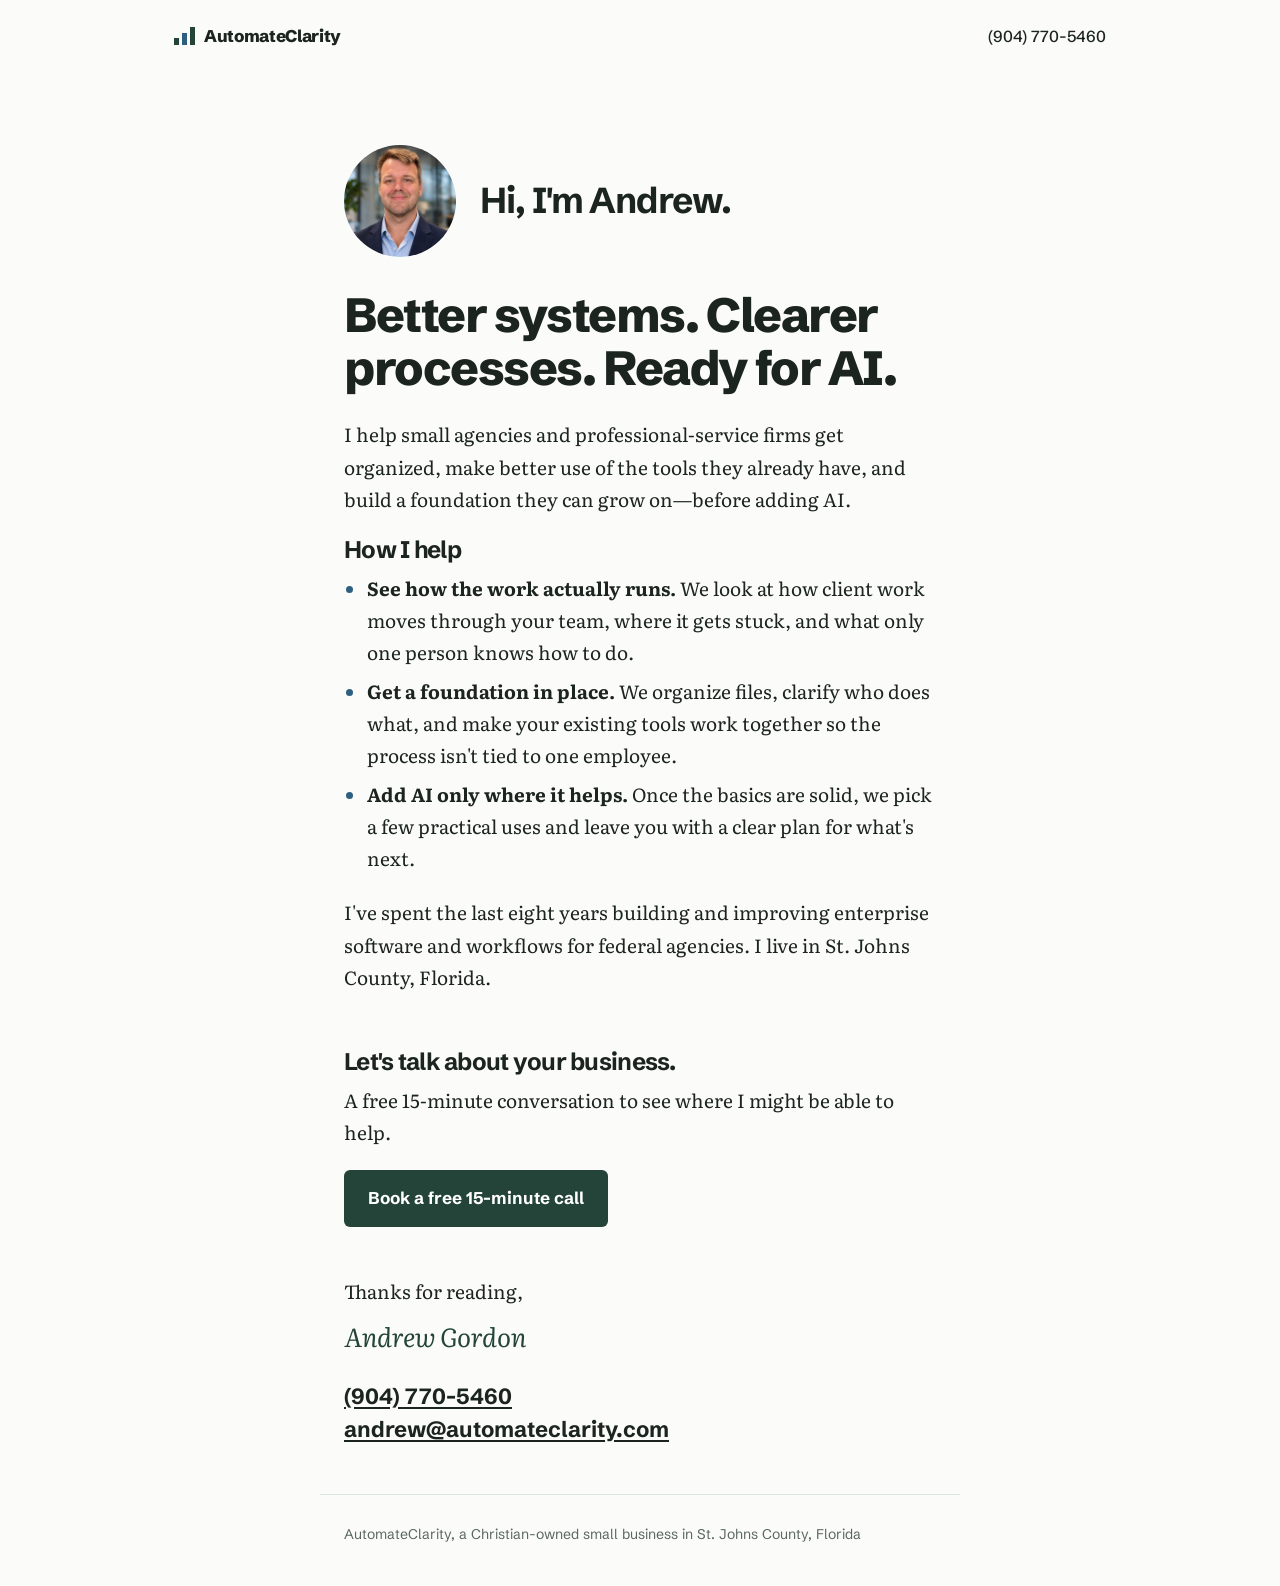
<file: index.html>
<!doctype html>
<html lang="en">
<head>
  <meta charset="utf-8" />
  <meta name="viewport" content="width=device-width, initial-scale=1" />

  <title>Automate Clarity | Better systems. Clearer processes. Ready for AI.</title>
  <meta
    name="description"
    content="I help small agencies and professional-service firms get organized, make better use of their tools, and build a foundation before adding AI."
  />
  <meta name="theme-color" content="#24443a" />

  <meta property="og:title" content="Automate Clarity | Better systems. Clearer processes. Ready for AI." />
  <meta property="og:description" content="I help small agencies and professional-service firms get organized, make better use of their tools, and build a foundation before adding AI." />
  <meta property="og:type" content="website" />
  <meta property="og:url" content="https://automateclarity.com/" />
  <meta property="og:image" content="https://automateclarity.com/andrew.jpg" />

  <link rel="canonical" href="https://automateclarity.com/" />
  <link rel="icon" href="/favicon.svg" type="image/svg+xml" />
  <link rel="preconnect" href="https://fonts.googleapis.com" />
  <link rel="preconnect" href="https://fonts.gstatic.com" crossorigin />
  <link
    rel="stylesheet"
    href="https://fonts.googleapis.com/css2?family=Literata:ital,opsz,wght@0,7..72,400;0,7..72,600;1,7..72,400&family=Schibsted+Grotesk:wght@500;700;800&display=swap"
  />
  <link rel="stylesheet" href="/styles.css" />
  <link rel="stylesheet" href="https://assets.calendly.com/assets/external/widget.css" />
  <script src="https://assets.calendly.com/assets/external/widget.js" async></script>
</head>

<body>
  <header class="top">
    <a class="brand" href="/" aria-label="AutomateClarity home">
      <span class="brand-mark" aria-hidden="true"><span></span><span></span><span></span></span>
      <span>AutomateClarity</span>
    </a>
    <a class="top-contact" href="tel:+19047705460">(904) 770-5460</a>
  </header>

  <main class="letter">
    <div class="intro">
      <img class="portrait" src="/andrew.jpg" width="240" height="240" alt="Andrew Gordon" />
      <p class="greeting">Hi, I'm Andrew.</p>
    </div>

    <h1>Better systems. Clearer processes. Ready for AI.</h1>

    <p class="lead">
      I help small agencies and professional-service firms get organized, make better use
      of the tools they already have, and build a foundation they can grow on&mdash;before
      adding AI.
    </p>

    <h2>How I help</h2>

    <ul class="plan">
      <li><strong>See how the work actually runs.</strong> We look at how client work moves through your team, where it gets stuck, and what only one person knows how to do.</li>
      <li><strong>Get a foundation in place.</strong> We organize files, clarify who does what, and make your existing tools work together so the process isn't tied to one employee.</li>
      <li><strong>Add AI only where it helps.</strong> Once the basics are solid, we pick a few practical uses and leave you with a clear plan for what's next.</li>
    </ul>

    <p>
      I've spent the last eight years building and improving enterprise software and
      workflows for federal agencies. I live in St. Johns County, Florida.
    </p>

    <h2>Let's talk about your business.</h2>

    <p>
      A free 15-minute conversation to see where I might be able to help.
    </p>

    <p>
      <a class="book-button" href="https://calendly.com/automateclarity/free-call"
         onclick="if (window.Calendly) { Calendly.initPopupWidget({ url: 'https://calendly.com/automateclarity/free-call?hide_gdpr_banner=1' }); return false; }">
        Book a free 15-minute call
      </a>
    </p>

    <div class="signoff">
      <p>Thanks for reading,</p>
      <p class="signature">Andrew Gordon</p>
      <p class="reach">
        <a href="tel:+19047705460">(904) 770-5460</a><br />
        <a href="mailto:andrew@automateclarity.com">andrew@automateclarity.com</a>
      </p>
    </div>
  </main>

  <footer>
    <span>AutomateClarity, a Christian-owned small business in St. Johns County, Florida</span>
  </footer>
</body>
</html>
</file>
<file: styles.css>
:root {
  --paper: #fbfcfa;
  --ink: #1c2420;
  --muted: #5a6660;
  --marsh: #24443a;
  --tide: #2f5f80;
  --line: #dde3df;
}

*,
*::before,
*::after { box-sizing: border-box; }

body {
  margin: 0;
  background: var(--paper);
  color: var(--ink);
  font-family: Literata, Georgia, serif;
  font-size: 19px;
  line-height: 1.7;
  -webkit-font-smoothing: antialiased;
}

a {
  color: var(--tide);
  text-underline-offset: 3px;
}

a:hover { color: var(--marsh); }

:focus-visible {
  outline: 3px solid var(--tide);
  outline-offset: 3px;
}

/* Header */
.top {
  display: flex;
  justify-content: space-between;
  align-items: center;
  max-width: 980px;
  margin: 0 auto;
  padding: 22px 24px;
  font-family: "Schibsted Grotesk", system-ui, sans-serif;
}

.brand {
  display: inline-flex;
  align-items: center;
  gap: 9px;
  color: var(--ink);
  font-weight: 800;
  font-size: 17px;
  letter-spacing: -0.02em;
  text-decoration: none;
}

.brand-mark {
  display: inline-flex;
  align-items: flex-end;
  gap: 3px;
  height: 18px;
}

.brand-mark span { width: 5px; background: var(--marsh); }
.brand-mark span:nth-child(1) { height: 7px; }
.brand-mark span:nth-child(2) { height: 12px; background: var(--tide); }
.brand-mark span:nth-child(3) { height: 18px; }

.top-contact {
  color: var(--ink);
  font-weight: 500;
  font-size: 16px;
  text-decoration: none;
}

/* Letter */
.letter {
  max-width: 640px;
  margin: 0 auto;
  padding: clamp(32px, 7vw, 72px) 24px 48px;
}

.intro {
  display: flex;
  align-items: center;
  gap: 24px;
  margin-bottom: 32px;
}

.portrait {
  width: 112px;
  height: 112px;
  border-radius: 50%;
  object-fit: cover;
  flex: none;
}

h1,
h2 {
  margin: 0;
  font-family: "Schibsted Grotesk", system-ui, sans-serif;
  letter-spacing: -0.03em;
  line-height: 1.1;
}

h1 {
  font-size: clamp(36px, 6vw, 48px);
  font-weight: 800;
}

h2 {
  margin: 56px 0 8px;
  font-size: 24px;
  font-weight: 700;
}

.letter p { margin: 0 0 22px; }

/* Price table */
.prices {
  width: 100%;
  margin: 8px 0 0;
  border-collapse: collapse;
  font-size: 18px;
}

.prices th,
.prices td {
  padding: 16px 0;
  border-bottom: 1px solid var(--line);
  vertical-align: top;
}

.prices th {
  padding-right: 24px;
  font-weight: 600;
  text-align: left;
}

.prices th span {
  display: block;
  margin-top: 2px;
  color: var(--muted);
  font-weight: 400;
  font-size: 16px;
  line-height: 1.55;
}

.prices td {
  white-space: nowrap;
  text-align: right;
  font-style: italic;
}

/* Sign-off */
.signoff {
  margin-top: 48px;
}

.signoff p { margin: 0; }

.signature {
  margin-top: 6px !important;
  font-style: italic;
  font-size: 26px;
  color: var(--marsh);
}

.reach {
  margin-top: 22px !important;
  font-family: "Schibsted Grotesk", system-ui, sans-serif;
  font-size: 22px;
  font-weight: 700;
  line-height: 1.5;
}

.reach a { color: var(--ink); }
.reach a:hover { color: var(--tide); }

/* Footer */
footer {
  max-width: 640px;
  margin: 0 auto;
  padding: 28px 24px 40px;
  border-top: 1px solid var(--line);
  color: var(--muted);
  font-family: "Schibsted Grotesk", system-ui, sans-serif;
  font-size: 14px;
}

@media (max-width: 560px) {
  body { font-size: 18px; }
  .top, .letter, footer { padding-left: 18px; padding-right: 18px; }
  .top-contact { font-size: 14px; }
  .portrait { width: 84px; height: 84px; }
  .intro { gap: 18px; }
  .prices td { font-size: 16px; }
  .reach { font-size: 19px; }
}

.price-line {
  font-family: "Schibsted Grotesk", system-ui, sans-serif;
  font-weight: 700;
  font-size: 20px;
}

.aside {
  color: var(--muted);
  font-style: italic;
}

.letter h2:first-of-type { margin-top: 8px; }

.plan {
  margin: 0 0 22px;
  padding-left: 1.2em;
}

.plan li { margin-bottom: 6px; }
.plan li::marker { color: var(--tide); }

.book-button {
  display: inline-block;
  padding: 14px 24px;
  border-radius: 6px;
  background: var(--marsh);
  color: #fff;
  font-family: "Schibsted Grotesk", system-ui, sans-serif;
  font-weight: 700;
  font-size: 17px;
  text-decoration: none;
}

.book-button:hover { background: #1a342c; color: #fff; }

@media (max-width: 560px) {
  .book-button { display: block; text-align: center; }
}

.greeting {
  font-family: "Schibsted Grotesk", system-ui, sans-serif;
  font-size: clamp(28px, 5vw, 36px);
  font-weight: 700;
  line-height: 1.2;
  letter-spacing: -0.03em;
}

.intro .greeting { margin: 0; }
.letter .lead { margin-top: 24px; }
</file>
